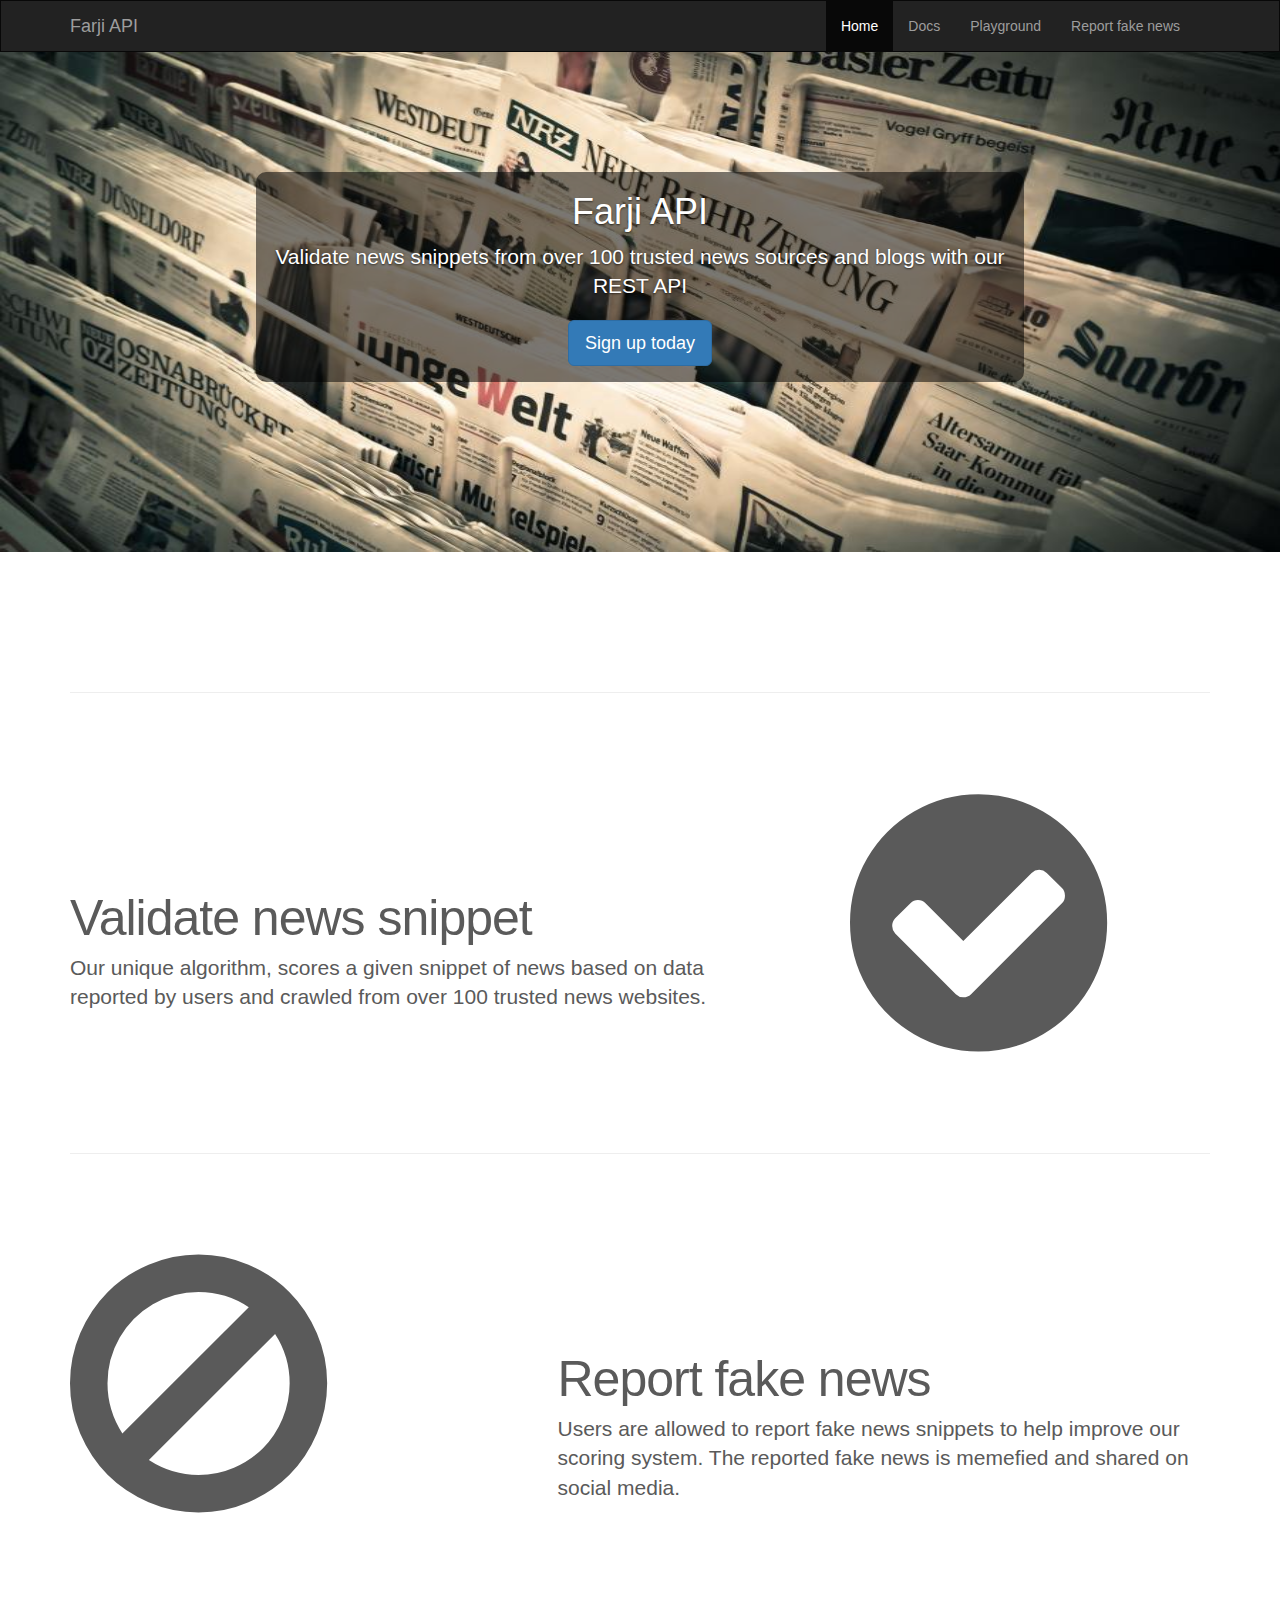
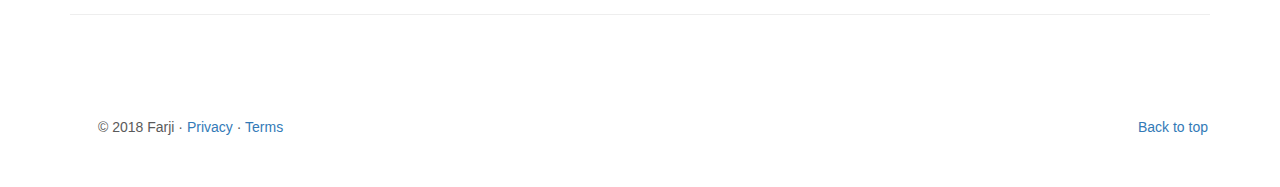
<file: Frontend/index.html>
<html lang="en">
  <head>
    <meta charset="utf-8">
    <meta http-equiv="X-UA-Compatible" content="IE=edge">
    <meta name="viewport" content="width=device-width, initial-scale=1">
    <!-- The above 3 meta tags *must* come first in the head; any other head content must come *after* these tags -->
    <meta name="description" content="">
    <meta name="author" content="">
    <link rel="icon" href="../../favicon.ico">

    <title>Carousel Template for Bootstrap</title>

    <!-- Bootstrap core CSS -->
    <link rel="stylesheet" href="https://maxcdn.bootstrapcdn.com/bootstrap/3.3.7/css/bootstrap.min.css">
    <link rel="stylesheet" href="vendor/font-awesome/css/font-awesome.min.css">

    <!-- Custom styles for this template -->
    <link href="css/carousel.css" rel="stylesheet">
  </head>
<!-- NAVBAR
================================================== -->
  <body>

    <nav class="navbar navbar-inverse">
      <div class="container">
        <div class="navbar-header">
          <button type="button" class="navbar-toggle collapsed" data-toggle="collapse" data-target="#navbar" aria-expanded="false" aria-controls="navbar">
            <span class="sr-only">Toggle navigation</span>
            <span class="icon-bar"></span>
            <span class="icon-bar"></span>
            <span class="icon-bar"></span>
          </button>
          <a class="navbar-brand" href="/">Farji API</a>
        </div>
        <div id="navbar" class="navbar-collapse collapse">
          <ul class="nav navbar-nav pull-right">
            <li class="active"><a href="/">Home</a></li>
            <li><a href="http://10.5.61.44:8000/docs/">Docs</a></li>
            <li><a href="/play.html">Playground</a></li>
            <li><a href="/report.html">Report fake news</a></li>
          </ul>
        </div>
      </div>
    </nav>

    <!-- Carousel
    ================================================== -->
    <div id="myCarousel" class="carousel slide" data-ride="carousel">
      <!-- Indicators -->
      <div class="carousel-inner">
        <div class="item active">
          <img class="first-slide" src="img/bg-masthead.jpg" alt="First slide">
          <div class="container">
            <div class="carousel-caption">
              <h1>Farji API</h1>
              <p>Validate news snippets from over 100 trusted news sources and blogs with our REST API</p>
              <p><a class="btn btn-lg btn-primary" href="#" role="button">Sign up today</a></p>
            </div>
          </div>
        </div>
      </div>
    </div>


    <div class="container marketing">


      <div class="row">
        
      </div>

      <!-- START THE FEATURETTES -->

      <hr class="featurette-divider">

      <div class="row featurette">
        <div class="col-md-7">
          <h2 class="featurette-heading">Validate news snippet</h2>
          <p class="lead">Our unique algorithm, scores a given snippet of news based on data reported by users and crawled from over 100 trusted news websites.</p>
        </div>
        <div class="col-md-offset-1 col-md-4">
          <i class="fa fa-check-circle fa-5x ficon"></i>
        </div>
      </div>

      <hr class="featurette-divider">

      <div class="row featurette">
        <div class="col-md-5">
          <i class="fa fa-ban fa-5x ficon"></i>
        </div>
        <div class="col-md-7">
          <h2 class="featurette-heading">Report fake news</h2>
          <p class="lead">Users are allowed to report fake news snippets to help improve our scoring system. The reported fake news is memefied and shared on social media.</p>
        </div>
      </div>

      <hr class="featurette-divider">

      <!-- Three columns of text below the carousel -->

      <!-- FOOTER -->
      <footer class="col-lg-12">
        <p class="pull-right"><a href="#">Back to top</a></p>
        <p>&copy; 2018 Farji &middot; <a href="#">Privacy</a> &middot; <a href="#">Terms</a></p>
      </footer>

    </div><!-- /.container -->


    <!-- Bootstrap core JavaScript
    ================================================== -->
    <!-- Placed at the end of the document so the pages load faster -->
    <script src="https://ajax.googleapis.com/ajax/libs/jquery/1.12.4/jquery.min.js"></script>
    <script src="vendor/bootstrap/js/bootstrap.min.js"></script>
  </body>
</html>



<div class="modal fade" id="myModal" tabindex="-1" role="dialog">
  <div class="modal-dialog" role="document">
    <div class="modal-content">
      <div class="modal-header">
        <button type="button" class="close" data-dismiss="modal" aria-label="Close"><span aria-hidden="true">&times;</span></button>
        <h4 class="modal-title">Modal title</h4>
      </div>
      <div class="modal-body">
        <p>One fine body&hellip;</p>
      </div>
      <div class="modal-footer">
        <button type="button" class="btn btn-default" data-dismiss="modal">Close</button>
        <button type="button" class="btn btn-primary">Save changes</button>
      </div>
    </div><!-- /.modal-content -->
  </div><!-- /.modal-dialog -->
</div><!-- /.modal -->
</file>
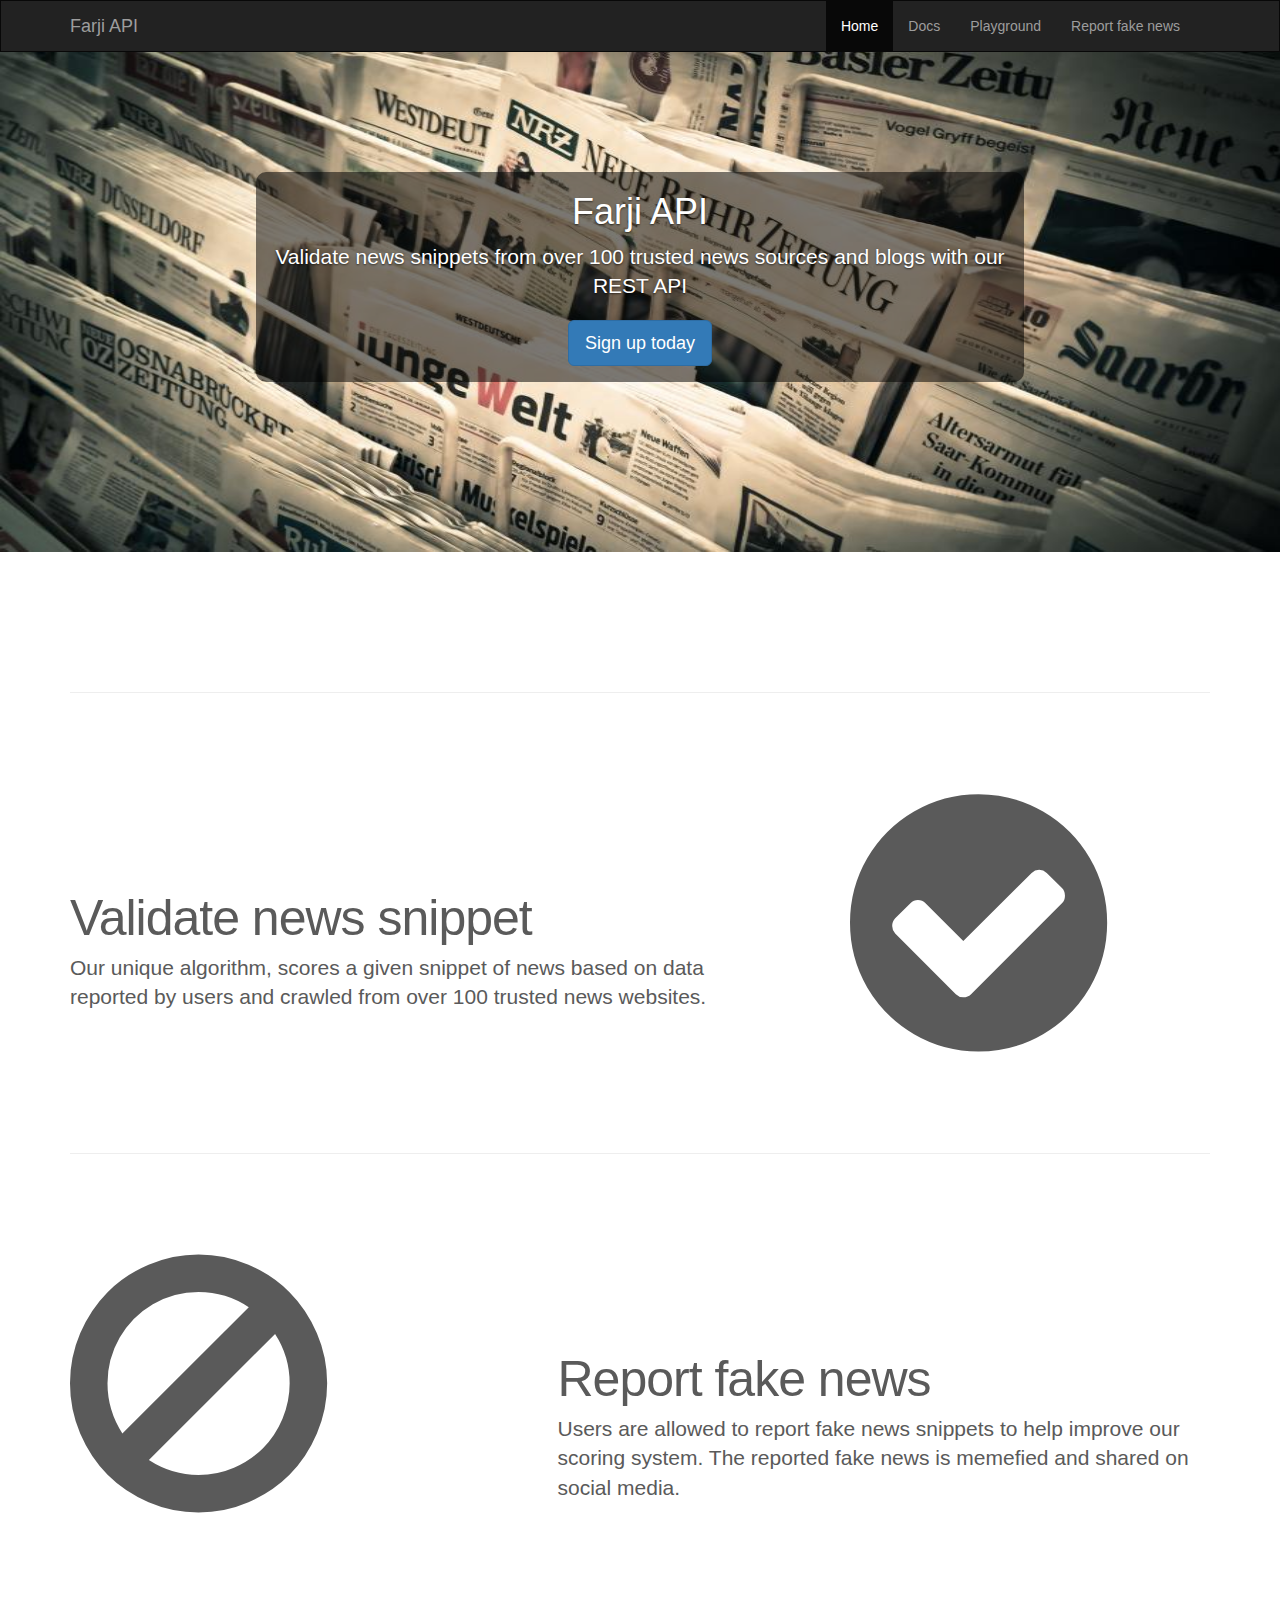
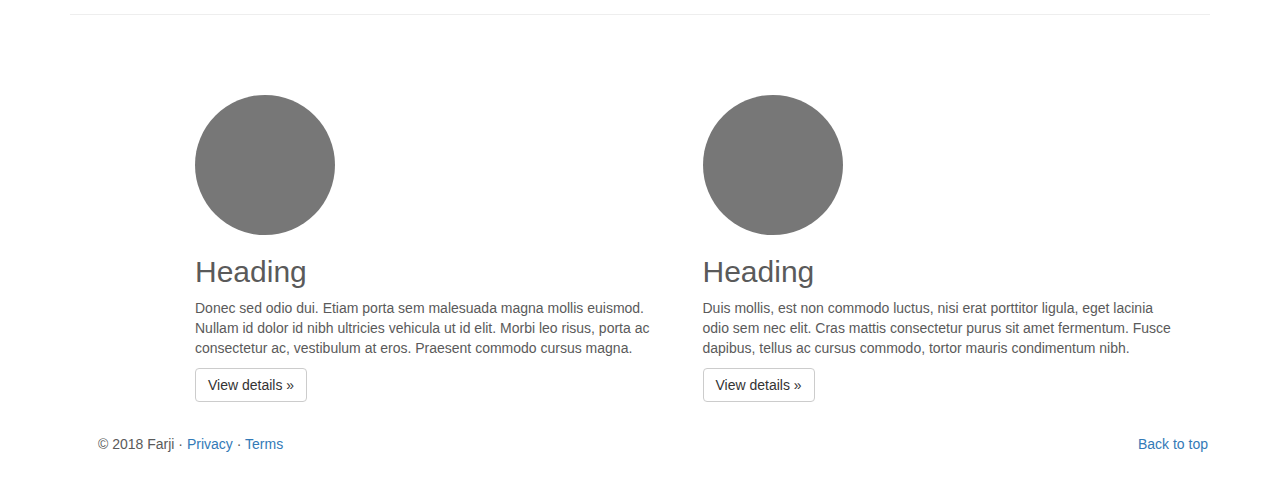
<file: Template/index.html>
<html lang="en">
  <head>
    <meta charset="utf-8">
    <meta http-equiv="X-UA-Compatible" content="IE=edge">
    <meta name="viewport" content="width=device-width, initial-scale=1">
    <!-- The above 3 meta tags *must* come first in the head; any other head content must come *after* these tags -->
    <meta name="description" content="">
    <meta name="author" content="">
    <link rel="icon" href="../../favicon.ico">

    <title>Carousel Template for Bootstrap</title>

    <!-- Bootstrap core CSS -->
    <link rel="stylesheet" href="https://maxcdn.bootstrapcdn.com/bootstrap/3.3.7/css/bootstrap.min.css">
    <link rel="stylesheet" href="vendor/font-awesome/css/font-awesome.min.css">

    <!-- Custom styles for this template -->
    <link href="css/carousel.css" rel="stylesheet">
  </head>
<!-- NAVBAR
================================================== -->
  <body>

    <nav class="navbar navbar-inverse">
      <div class="container">
        <div class="navbar-header">
          <button type="button" class="navbar-toggle collapsed" data-toggle="collapse" data-target="#navbar" aria-expanded="false" aria-controls="navbar">
            <span class="sr-only">Toggle navigation</span>
            <span class="icon-bar"></span>
            <span class="icon-bar"></span>
            <span class="icon-bar"></span>
          </button>
          <a class="navbar-brand" href="#">Farji API</a>
        </div>
        <div id="navbar" class="navbar-collapse collapse">
          <ul class="nav navbar-nav pull-right">
            <li class="active"><a href="#">Home</a></li>
            <li><a href="#about">Docs</a></li>
            <li><a href="#contact">Playground</a></li>
            <li><a href="#contact">Report fake news</a></li>
          </ul>
        </div>
      </div>
    </nav>

    <!-- Carousel
    ================================================== -->
    <div id="myCarousel" class="carousel slide" data-ride="carousel">
      <!-- Indicators -->
      <div class="carousel-inner">
        <div class="item active">
          <img class="first-slide" src="img/bg-masthead.jpg" alt="First slide">
          <div class="container">
            <div class="carousel-caption">
              <h1>Farji API</h1>
              <p>Validate news snippets from over 100 trusted news sources and blogs with our REST API</p>
              <p><a class="btn btn-lg btn-primary" href="#" role="button">Sign up today</a></p>
            </div>
          </div>
        </div>
      </div>
    </div>


    <div class="container marketing">


      <div class="row">
        
      </div>

      <!-- START THE FEATURETTES -->

      <hr class="featurette-divider">

      <div class="row featurette">
        <div class="col-md-7">
          <h2 class="featurette-heading">Validate news snippet</h2>
          <p class="lead">Our unique algorithm, scores a given snippet of news based on data reported by users and crawled from over 100 trusted news websites.</p>
        </div>
        <div class="col-md-offset-1 col-md-4">
          <i class="fa fa-check-circle fa-5x ficon"></i>
        </div>
      </div>

      <hr class="featurette-divider">

      <div class="row featurette">
        <div class="col-md-5">
          <i class="fa fa-ban fa-5x ficon"></i>
        </div>
        <div class="col-md-7">
          <h2 class="featurette-heading">Report fake news</h2>
          <p class="lead">Users are allowed to report fake news snippets to help improve our scoring system. The reported fake news is memefied and shared on social media.</p>
        </div>
      </div>

      <hr class="featurette-divider">
<!-- 
      <div class="row featurette">
        <div class="col-md-7">
          <h2 class="featurette-heading">And lastly, this one. <span class="text-muted">Checkmate.</span></h2>
          <p class="lead">Donec ullamcorper nulla non metus auctor fringilla. Vestibulum id ligula porta felis euismod semper. Praesent commodo cursus magna, vel scelerisque nisl consectetur. Fusce dapibus, tellus ac cursus commodo.</p>
        </div>
        <div class="col-md-offset-1 col-md-4">
          <i class="fa fa-check-circle fa-5x ficon"></i>
        </div>
      </div>

      <hr class="featurette-divider"> -->

      <!-- /END THE FEATURETTES -->

      <!-- Three columns of text below the carousel -->
      <div class="row col-lg-offset-1 col-lg-11">
        <div class="col-lg-6">
          <img class="img-circle" src="[data-uri]" alt="Generic placeholder image" width="140" height="140">
          <h2>Heading</h2>
          <p>Donec sed odio dui. Etiam porta sem malesuada magna mollis euismod. Nullam id dolor id nibh ultricies vehicula ut id elit. Morbi leo risus, porta ac consectetur ac, vestibulum at eros. Praesent commodo cursus magna.</p>
          <p><a class="btn btn-default" href="#" role="button">View details &raquo;</a></p>
        </div><!-- /.col-lg-6 -->
        <div class="col-lg-6">
          <img class="img-circle" src="[data-uri]" alt="Generic placeholder image" width="140" height="140">
          <h2>Heading</h2>
          <p>Duis mollis, est non commodo luctus, nisi erat porttitor ligula, eget lacinia odio sem nec elit. Cras mattis consectetur purus sit amet fermentum. Fusce dapibus, tellus ac cursus commodo, tortor mauris condimentum nibh.</p>
          <p><a class="btn btn-default" href="#" role="button">View details &raquo;</a></p>
        </div><!-- /.col-lg-6 -->
      </div><!-- /.row -->

      <!-- FOOTER -->
      <footer class="col-lg-12">
        <p class="pull-right"><a href="#">Back to top</a></p>
        <p>&copy; 2018 Farji &middot; <a href="#">Privacy</a> &middot; <a href="#">Terms</a></p>
      </footer>

    </div><!-- /.container -->


    <!-- Bootstrap core JavaScript
    ================================================== -->
    <!-- Placed at the end of the document so the pages load faster -->
    <script src="https://ajax.googleapis.com/ajax/libs/jquery/1.12.4/jquery.min.js"></script>
    <script src="vendor/bootstrap/js/bootstrap.min.js"></script>
  </body>
</html>
</file>
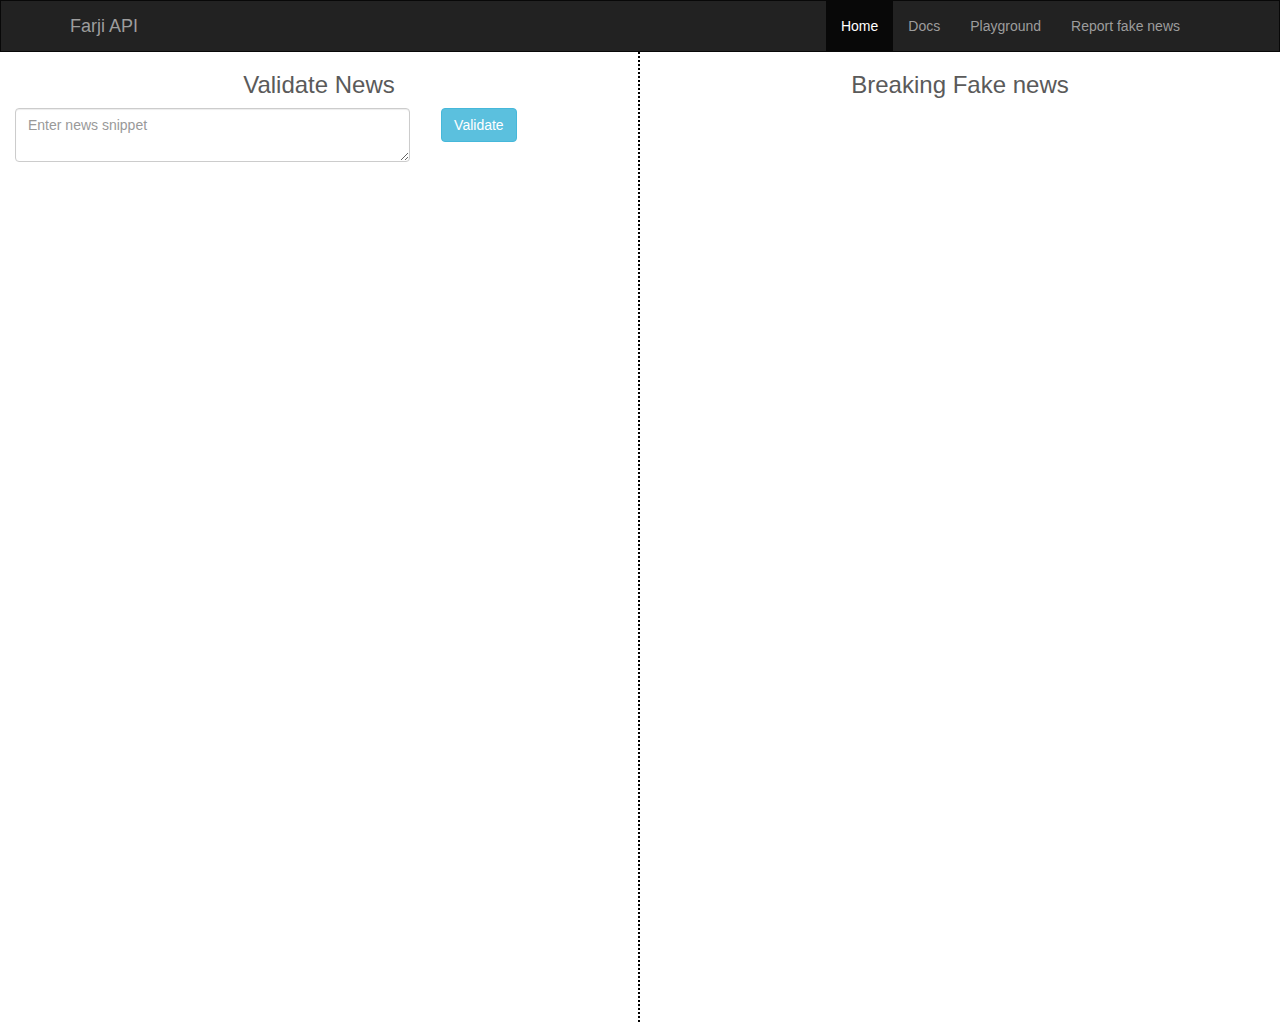
<file: Frontend/play.html>
<html lang="en">
  <head>
    <meta charset="utf-8">
    <meta http-equiv="X-UA-Compatible" content="IE=edge">
    <meta name="viewport" content="width=device-width, initial-scale=1">
    <!-- The above 3 meta tags *must* come first in the head; any other head content must come *after* these tags -->
    <meta name="description" content="">
    <meta name="author" content="">
    <link rel="icon" href="../../favicon.ico">

    <title>Carousel Template for Bootstrap</title>

    <!-- Bootstrap core CSS -->
    <link rel="stylesheet" href="https://maxcdn.bootstrapcdn.com/bootstrap/3.3.7/css/bootstrap.min.css">
    <link rel="stylesheet" href="vendor/font-awesome/css/font-awesome.min.css">

    <!-- Custom styles for this template -->
    <link href="css/carousel.css" rel="stylesheet">
  </head>
<!-- NAVBAR
================================================== -->
  <body>

    <nav class="navbar navbar-inverse">
      <div class="container">
        <div class="navbar-header">
          <button type="button" class="navbar-toggle collapsed" data-toggle="collapse" data-target="#navbar" aria-expanded="false" aria-controls="navbar">
            <span class="sr-only">Toggle navigation</span>
            <span class="icon-bar"></span>
            <span class="icon-bar"></span>
            <span class="icon-bar"></span>
          </button>
          <a class="navbar-brand" href="/">Farji API</a>
        </div>
        <div id="navbar" class="navbar-collapse collapse">
          <ul class="nav navbar-nav pull-right">
            <li class="active"><a href="/">Home</a></li>
            <li><a href="http://10.5.61.44:8000/docs/">Docs</a></li>
            <li><a href="/play.html">Playground</a></li>
            <li><a href="/report.html" >Report fake news</a></li>
          </ul>
        </div>
      </div>
    </nav>

    <div class="container validate col-xs-6">
      <h3 class="text-center">Validate News</h3>
      <div class="row">
        <div class="col-lg-8">
          <textarea id="snip" class="form-control" placeholder="Enter news snippet"></textarea>
        </div>
        <div class="col-lg-2">
          <button class="btn btn-info pull-right" onclick="validateNews()">Validate</button>
        </div>
      </div>
      <div class="row col-lg-12 vresult">
        
      </div>
    </div>

    <div class="container col-xs-6">
      <h3 class="text-center">Breaking Fake news</h3>
      <div class="row">
        <div class="list-group"></div>
      </div>
    </div>

      <!-- FOOTER -->
<!--     <footer class="col-lg-12">
      <p class="pull-right"><a href="#">Back to top</a></p>
      <p>&copy; 2018 Farji &middot; <a href="#">Privacy</a> &middot; <a href="#">Terms</a></p>
    </footer> -->


    <!-- Bootstrap core JavaScript
    ================================================== -->
    <!-- Placed at the end of the document so the pages load faster -->
    <script src="https://ajax.googleapis.com/ajax/libs/jquery/1.12.4/jquery.min.js"></script>
    <script src="vendor/bootstrap/js/bootstrap.min.js"></script>
    <script src="js/play.js"></script>
  </body>
</html>



<div class="modal fade" id="myModal" tabindex="-1" role="dialog">
  <div class="modal-dialog" role="document">
    <div class="modal-content">
      <div class="modal-header">
        <button type="button" class="close" data-dismiss="modal" aria-label="Close"><span aria-hidden="true">&times;</span></button>
        <h4 class="modal-title">Modal title</h4>
      </div>
      <div class="modal-body">
        <p>One fine body&hellip;</p>
      </div>
      <div class="modal-footer">
        <button type="button" class="btn btn-default" data-dismiss="modal">Close</button>
        <button type="button" class="btn btn-primary">Save changes</button>
      </div>
    </div><!-- /.modal-content -->
  </div><!-- /.modal-dialog -->
</div><!-- /.modal -->
</file>
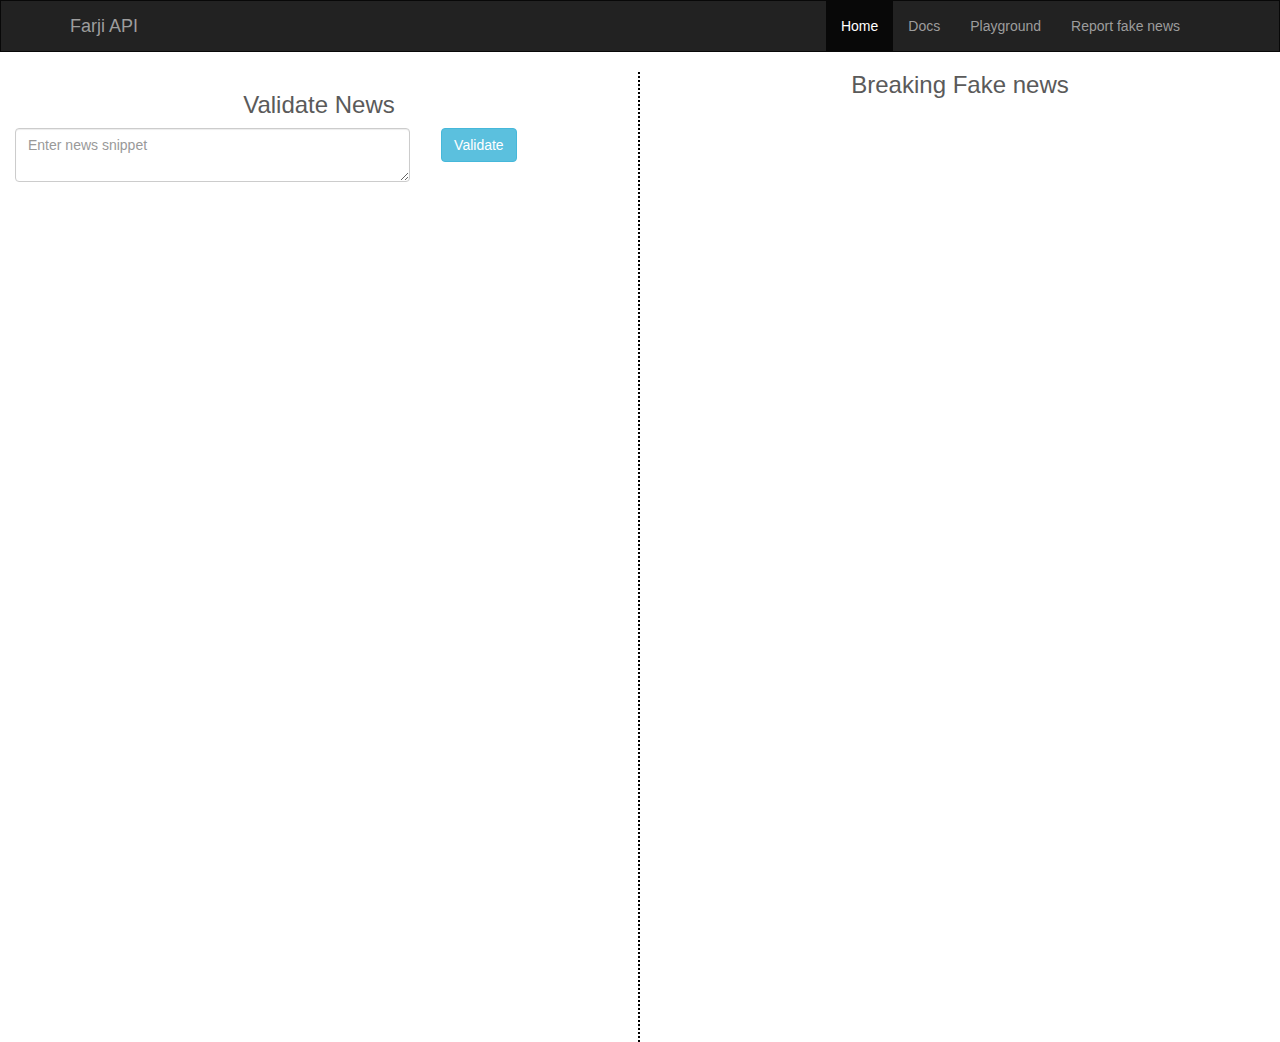
<file: Template/play.html>
<html lang="en">
  <head>
    <meta charset="utf-8">
    <meta http-equiv="X-UA-Compatible" content="IE=edge">
    <meta name="viewport" content="width=device-width, initial-scale=1">
    <!-- The above 3 meta tags *must* come first in the head; any other head content must come *after* these tags -->
    <meta name="description" content="">
    <meta name="author" content="">
    <link rel="icon" href="../../favicon.ico">

    <title>Carousel Template for Bootstrap</title>

    <!-- Bootstrap core CSS -->
    <link rel="stylesheet" href="https://maxcdn.bootstrapcdn.com/bootstrap/3.3.7/css/bootstrap.min.css">
    <link rel="stylesheet" href="vendor/font-awesome/css/font-awesome.min.css">

    <!-- Custom styles for this template -->
    <link href="css/carousel.css" rel="stylesheet">
  </head>
<!-- NAVBAR
================================================== -->
  <body>

    <nav class="navbar navbar-inverse">
      <div class="container">
        <div class="navbar-header">
          <button type="button" class="navbar-toggle collapsed" data-toggle="collapse" data-target="#navbar" aria-expanded="false" aria-controls="navbar">
            <span class="sr-only">Toggle navigation</span>
            <span class="icon-bar"></span>
            <span class="icon-bar"></span>
            <span class="icon-bar"></span>
          </button>
          <a class="navbar-brand" href="#">Farji API</a>
        </div>
        <div id="navbar" class="navbar-collapse collapse">
          <ul class="nav navbar-nav pull-right">
            <li class="active"><a href="#">Home</a></li>
            <li><a href="#about">Docs</a></li>
            <li><a href="#contact">Playground</a></li>
            <li><a href="#contact">Report fake news</a></li>
          </ul>
        </div>
      </div>
    </nav>

    <div class="container validate col-xs-6">
      <h3 class="text-center">Validate News</h3>
      <div class="row">
        <div class="col-lg-8">
          <textarea id="snip" class="form-control" placeholder="Enter news snippet"></textarea>
        </div>
        <div class="col-lg-2">
          <button class="btn btn-info pull-right" onclick="validateNews()">Validate</button>
        </div>
      </div>
      <div class="row col-lg-12 vresult">
        
      </div>
    </div>

    <div class="container col-xs-6">
      <h3 class="text-center">Breaking Fake news</h3>
    </div>

      <!-- FOOTER -->
<!--     <footer class="col-lg-12">
      <p class="pull-right"><a href="#">Back to top</a></p>
      <p>&copy; 2018 Farji &middot; <a href="#">Privacy</a> &middot; <a href="#">Terms</a></p>
    </footer> -->


    <!-- Bootstrap core JavaScript
    ================================================== -->
    <!-- Placed at the end of the document so the pages load faster -->
    <script src="https://ajax.googleapis.com/ajax/libs/jquery/1.12.4/jquery.min.js"></script>
    <script src="vendor/bootstrap/js/bootstrap.min.js"></script>
    <script src="js/play.js"></script>
  </body>
</html>
</file>
<file: Frontend/css/carousel.css>
/* GLOBAL STYLES
-------------------------------------------------- */
/* Padding below the footer and lighter body text */

body {
  padding-bottom: 40px;
  color: #5a5a5a;
}


/* CUSTOMIZE THE NAVBAR
-------------------------------------------------- */

/* Special class on .container surrounding .navbar, used for positioning it into place. */
.navbar-wrapper {
  position: absolute;
  top: 0;
  right: 0;
  left: 0;
  z-index: 20;
}

/* Flip around the padding for proper display in narrow viewports */
.navbar-wrapper > .container {
  padding-right: 0;
  padding-left: 0;
}
.navbar-wrapper .navbar {
  padding-right: 15px;
  padding-left: 15px;
}
.navbar-wrapper .navbar .container {
  width: auto;
}


/* CUSTOMIZE THE CAROUSEL
-------------------------------------------------- */

/* Carousel base class */
.carousel {
  height: 500px;
  margin-bottom: 60px;
}
/* Since positioning the image, we need to help out the caption */
.carousel-caption {
  z-index: 10;
  top: 24%;
  bottom: 34%;
  background-color: rgba(0, 0, 0, 0.52);
  border-radius: 10px;
}

/* Declare heights because of positioning of img element */
.carousel .item {
  height: 500px;
  background-color: #777;
}
.carousel-inner > .item > img {
  position: absolute;
  top: 0;
  left: 0;
  min-width: 100%;
  height: 500px;
}


/* MARKETING CONTENT
-------------------------------------------------- */

/* Center align the text within the three columns below the carousel */
.marketing .col-lg-4 {
  margin-bottom: 20px;
  text-align: center;
}
.marketing h2 {
  font-weight: normal;
}
.marketing .col-lg-4 p {
  margin-right: 10px;
  margin-left: 10px;
}


/* Featurettes
------------------------- */

.featurette-divider {
  margin: 80px 0; /* Space out the Bootstrap <hr> more */
}

/* Thin out the marketing headings */
.featurette-heading {
  font-weight: 300;
  line-height: 1;
  letter-spacing: -1px;
}


/* RESPONSIVE CSS
-------------------------------------------------- */

@media (min-width: 768px) {
  /* Navbar positioning foo */
  .navbar-wrapper {
    margin-top: 20px;
  }
  .navbar-wrapper .container {
    padding-right: 15px;
    padding-left: 15px;
  }
  .navbar-wrapper .navbar {
    padding-right: 0;
    padding-left: 0;
  }

  /* The navbar becomes detached from the top, so we round the corners */
  .navbar-wrapper .navbar {
    border-radius: 4px;
  }

  /* Bump up size of carousel content */
  .carousel-caption p {
    margin-bottom: 20px;
    font-size: 21px;
    line-height: 1.4;
  }

  .carousel-caption{
    padding: 0;
  }

  .featurette-heading {
    font-size: 50px;
  }
}

@media (min-width: 992px) {
  .featurette-heading {
    margin-top: 120px;
  }
}

.navbar{
  margin-bottom: 0;
  border-radius: 0;
}

.ficon{
  font-size: 30rem;
}

footer{
  margin: 22px 13px 0px 13px;
}

.validate{
  /*margin-top: 20px;*/
  border-right: #000;
  border-right-width: 2px;
  border-right-style: dotted;
}

.vresult{
  height: 100%;
}

.list-group-item{
  margin: 11px 0px 11px 0px;
}

.inp{
  margin: 4px;
}
</file>
<file: Template/css/carousel.css>
/* GLOBAL STYLES
-------------------------------------------------- */
/* Padding below the footer and lighter body text */

body {
  padding-bottom: 40px;
  color: #5a5a5a;
}


/* CUSTOMIZE THE NAVBAR
-------------------------------------------------- */

/* Special class on .container surrounding .navbar, used for positioning it into place. */
.navbar-wrapper {
  position: absolute;
  top: 0;
  right: 0;
  left: 0;
  z-index: 20;
}

/* Flip around the padding for proper display in narrow viewports */
.navbar-wrapper > .container {
  padding-right: 0;
  padding-left: 0;
}
.navbar-wrapper .navbar {
  padding-right: 15px;
  padding-left: 15px;
}
.navbar-wrapper .navbar .container {
  width: auto;
}


/* CUSTOMIZE THE CAROUSEL
-------------------------------------------------- */

/* Carousel base class */
.carousel {
  height: 500px;
  margin-bottom: 60px;
}
/* Since positioning the image, we need to help out the caption */
.carousel-caption {
  z-index: 10;
  top: 24%;
  bottom: 34%;
  background-color: rgba(0, 0, 0, 0.52);
  border-radius: 10px;
}

/* Declare heights because of positioning of img element */
.carousel .item {
  height: 500px;
  background-color: #777;
}
.carousel-inner > .item > img {
  position: absolute;
  top: 0;
  left: 0;
  min-width: 100%;
  height: 500px;
}


/* MARKETING CONTENT
-------------------------------------------------- */

/* Center align the text within the three columns below the carousel */
.marketing .col-lg-4 {
  margin-bottom: 20px;
  text-align: center;
}
.marketing h2 {
  font-weight: normal;
}
.marketing .col-lg-4 p {
  margin-right: 10px;
  margin-left: 10px;
}


/* Featurettes
------------------------- */

.featurette-divider {
  margin: 80px 0; /* Space out the Bootstrap <hr> more */
}

/* Thin out the marketing headings */
.featurette-heading {
  font-weight: 300;
  line-height: 1;
  letter-spacing: -1px;
}


/* RESPONSIVE CSS
-------------------------------------------------- */

@media (min-width: 768px) {
  /* Navbar positioning foo */
  .navbar-wrapper {
    margin-top: 20px;
  }
  .navbar-wrapper .container {
    padding-right: 15px;
    padding-left: 15px;
  }
  .navbar-wrapper .navbar {
    padding-right: 0;
    padding-left: 0;
  }

  /* The navbar becomes detached from the top, so we round the corners */
  .navbar-wrapper .navbar {
    border-radius: 4px;
  }

  /* Bump up size of carousel content */
  .carousel-caption p {
    margin-bottom: 20px;
    font-size: 21px;
    line-height: 1.4;
  }

  .carousel-caption{
    padding: 0;
  }

  .featurette-heading {
    font-size: 50px;
  }
}

@media (min-width: 992px) {
  .featurette-heading {
    margin-top: 120px;
  }
}

.navbar{
  margin-bottom: 0;
  border-radius: 0;
}

.ficon{
  font-size: 30rem;
}

footer{
  margin: 22px 13px 0px 13px;
}

.validate{
  margin-top: 20px;
  border-right: #000;
  border-right-width: 2px;
  border-right-style: dotted;
}

.vresult{
  height: 100%;
}
</file>
